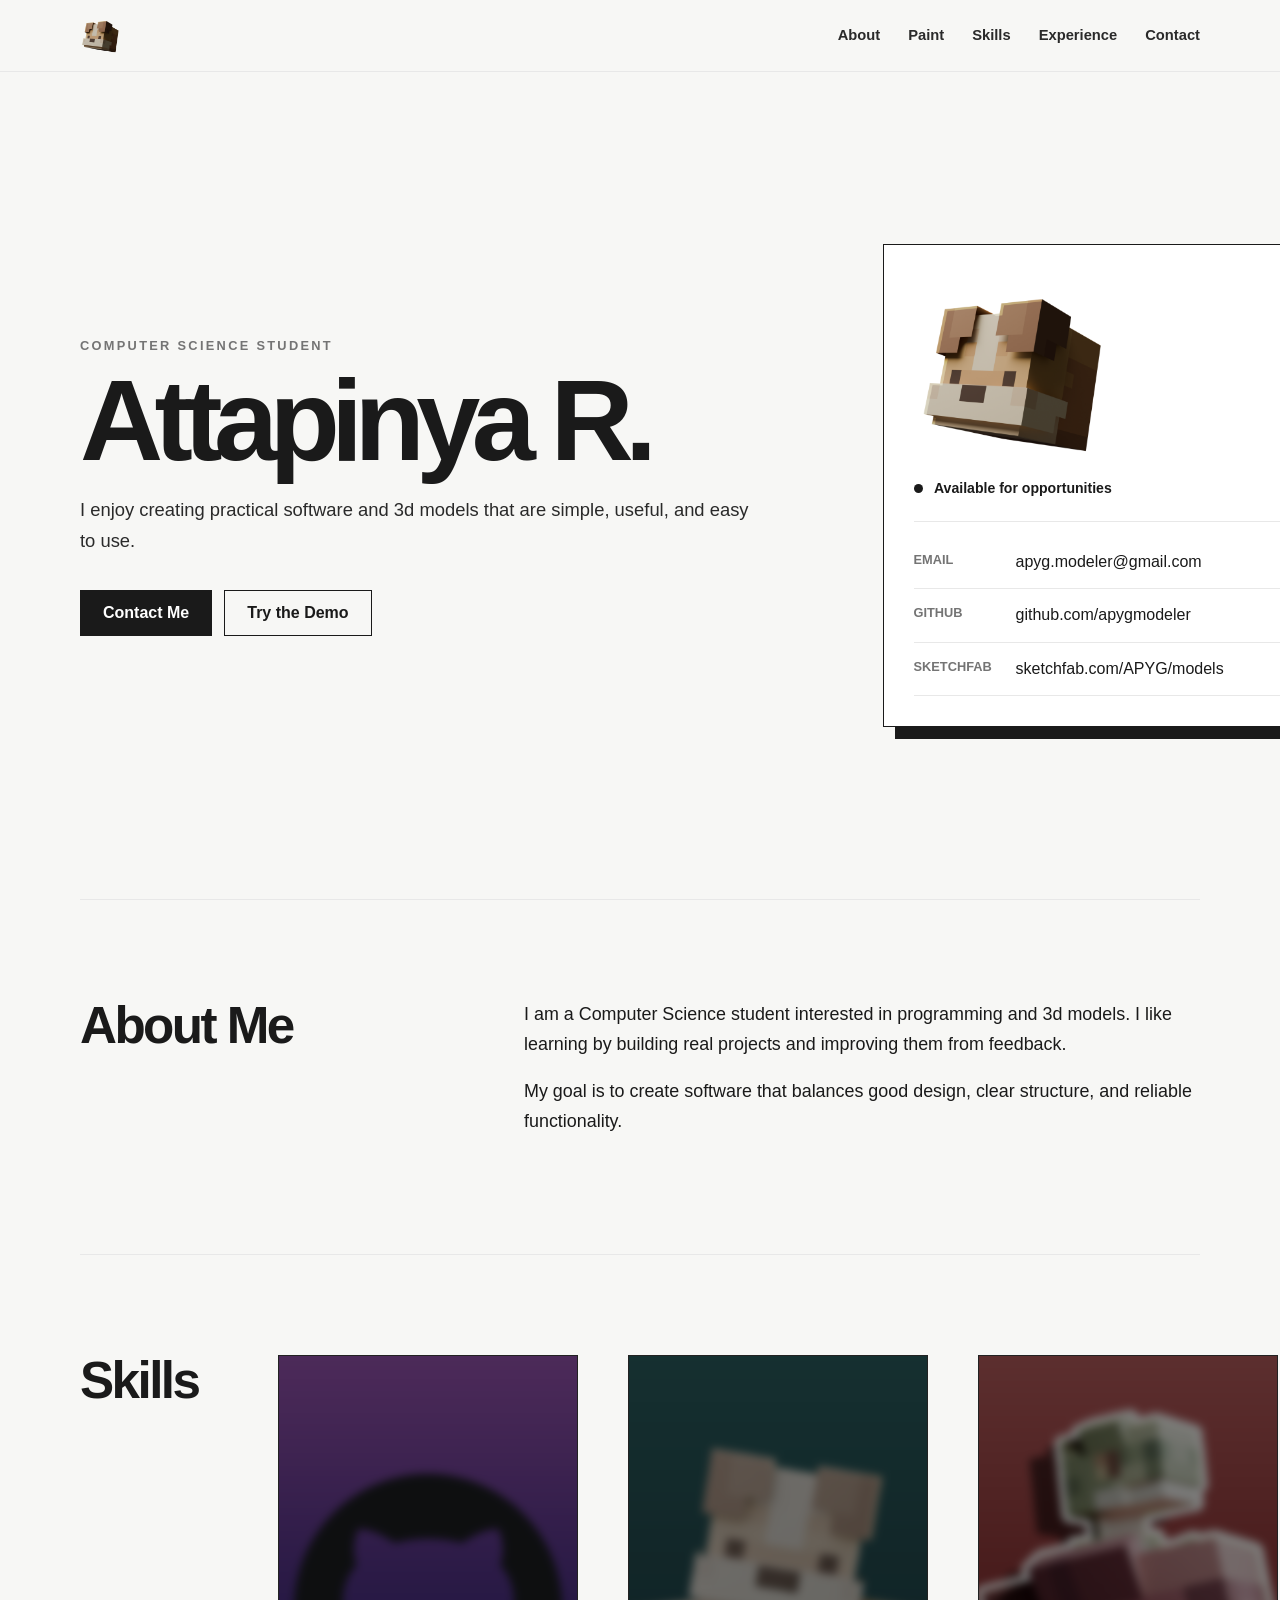
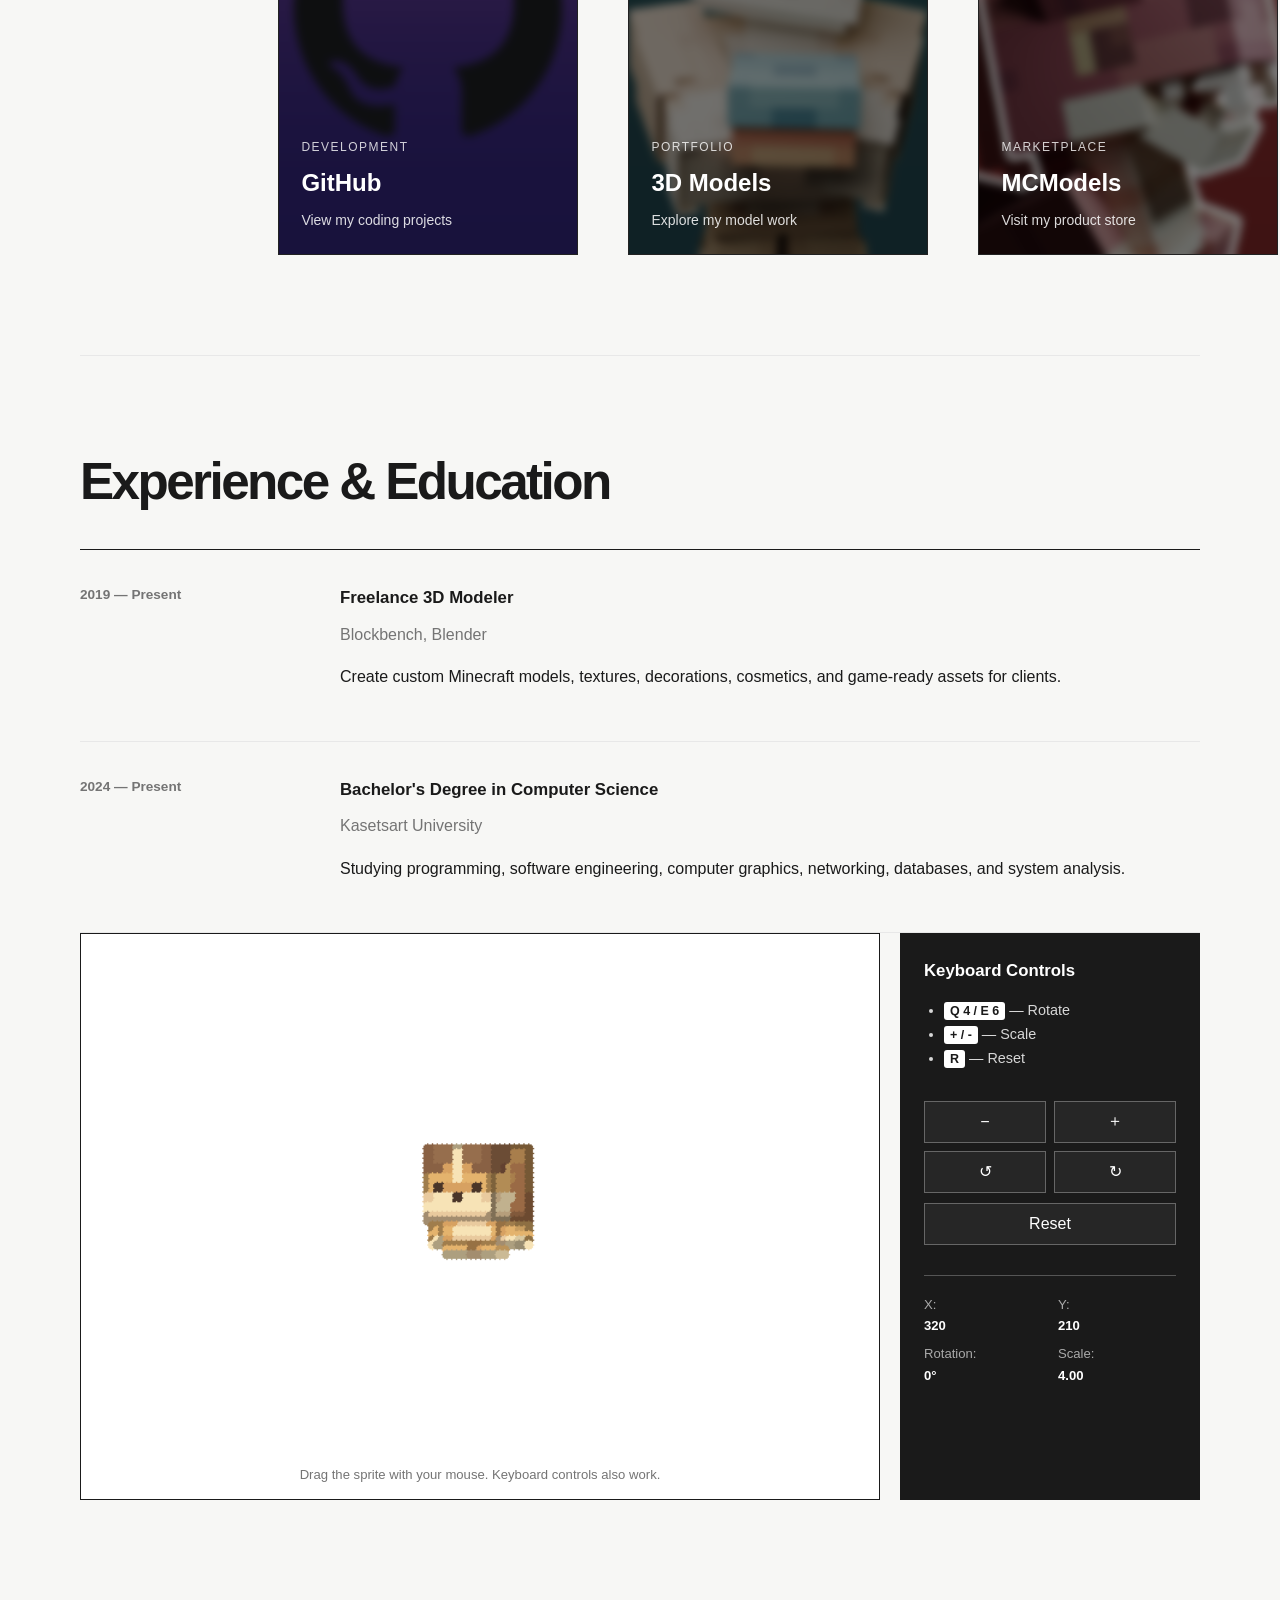
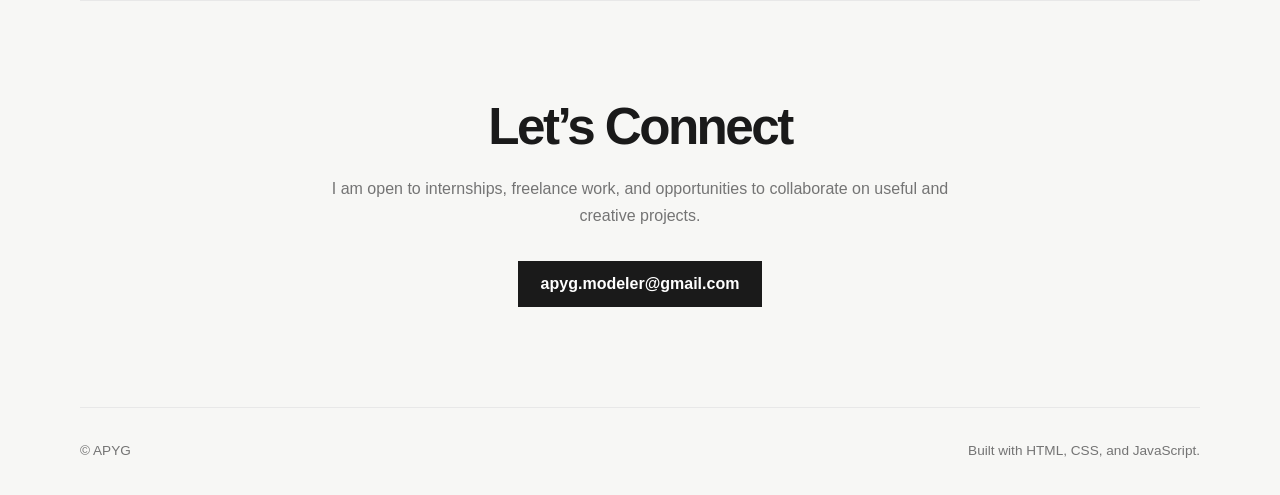
<file: index.html>
<!DOCTYPE html>
<html lang="en">
<head>
  <meta charset="UTF-8" />
  <meta name="viewport" content="width=device-width, initial-scale=1.0" />
  <meta name="description" content="A monotone CV and interactive computer graphics page." />
  <title>Attapinya R. | CV</title>
  <link rel="stylesheet" href="styles.css" />
</head>
<body>
  <header class="site-header">
    <a class="logo" href="#">
      <img src="images/logo.png" alt="Logo">
    </a>

    <nav id="navigation">
      <a href="#about">About</a>
      <a class="nav-link" href="paint.html">Paint</a>
      <a href="#skills">Skills</a>
      <a href="#experience">Experience</a>
      <a href="#contact">Contact</a>
    </nav>
  </header>

  <main>
    <section class="hero section" id="home">
      <div class="hero-copy">
        <p class="eyebrow">COMPUTER SCIENCE STUDENT</p>
        <h1>Attapinya R.</h1>
        <p class="hero-text">
          I enjoy creating practical software and 3d models that are simple, useful, and easy to use.
        </p>
        <div class="hero-actions">
          <a class="button button-dark" href="#contact">Contact Me</a>
          <a class="button button-light" href="#graphics">Try the Demo</a>
        </div>
      </div>

      <aside class="profile-card">
        <div class="avatar">
            <img src="images/logo.png" alt="Profile">
        </div>
        <p class="status"><span></span> Available for opportunities</p>
        <dl>
          <div><dt>Email</dt><dd>apyg.modeler@gmail.com</dd></div>
          <div><dt>GitHub</dt><dd>github.com/apygmodeler</dd></div>
          <div><dt>Sketchfab</dt><dd>sketchfab.com/APYG/models</dd></div>
        </dl>
      </aside>
    </section>

    <section class="section two-column" id="about">
      <div>
        <h2>About Me</h2>
      </div>
      <div class="section-content">
        <p>
          I am a Computer Science student interested in programming and 3d models.
          I like learning by building real projects and improving them from feedback.
        </p>
        <p>
          My goal is to create software that balances good design,
          clear structure, and reliable functionality.
        </p>
      </div>
    </section>

    <section class="section two-column" id="skills">
      <div>
        <h2>Skills</h2>
      </div>
      <div class="skill-grid">

        <a class="skill-card" href="https://github.com/apygmodeler" target="_blank">
          <img src="images/github.png" alt="GitHub">
          <div class="skill-overlay"></div>

          <div class="skill-content">
            <span>Development</span>
            <h3>GitHub</h3>
            <p>View my coding projects</p>
          </div>
        </a>

        <a class="skill-card" href="https://sketchfab.com/APYG/models" target="_blank">
          <img src="images/sketchfab.png" alt="3D Model Portfolio">
          <div class="skill-overlay"></div>

          <div class="skill-content">
            <span>Portfolio</span>
            <h3>3D Models</h3>
            <p>Explore my model work</p>
          </div>
        </a>

        <a class="skill-card" href="https://mcmodels.net/vendors/300/suelaewruay" target="_blank">
          <img src="images/mcmodel.png" alt="MCModels Store">
          <div class="skill-overlay"></div>

          <div class="skill-content">
            <span>Marketplace</span>
            <h3>MCModels</h3>
            <p>Visit my product store</p>
          </div>
        </a>

      </div>
    </section>

    <section class="section" id="experience">
      <div class="section-heading">
        <div>
          <h2>Experience & Education</h2>
        </div>
      </div>
      
      <div class="timeline">

        <article class="timeline-item">
          <span class="timeline-date">2019 — Present</span>
          <div>
            <h3>Freelance 3D Modeler</h3>
            <p class="muted">Blockbench, Blender</p>
            <p>
              Create custom Minecraft models, textures, decorations,
              cosmetics, and game-ready assets for clients.
            </p>
          </div>
        </article>
        
        <article class="timeline-item">
          <span class="timeline-date">2024 — Present</span>
          <div>
            <h3>Bachelor's Degree in Computer Science</h3>
            <p class="muted">Kasetsart University</p>
            <p>
              Studying programming, software engineering, computer graphics,
              networking, databases, and system analysis.
            </p>
          </div>
        </article>
      </div>

      <div class="graphics-layout">
        <div class="canvas-wrap" id="graphics" tabindex="0">
          <canvas id="canvas" width="640" height="420">
            Your browser does not support HTML canvas.
          </canvas>
          <p class="focus-note">Drag the sprite with your mouse. Keyboard controls also work.</p>
        </div>

        <aside class="controls-panel">
          <h3>Keyboard Controls</h3>
          <ul>
            <li><kbd>Q 4 / E 6</kbd> — Rotate</li>
            <li><kbd>+ / -</kbd> — Scale</li>
            <li><kbd>R</kbd> — Reset</li>
          </ul>

          <div class="button-controls">
            <div>
              <button data-action="scale-down">−</button>
              <button data-action="scale-up">＋</button>
              <button data-action="rotate-left">↺</button>
              <button data-action="rotate-right">↻</button>
            </div>
            <button class="reset-button" data-action="reset">Reset</button>
          </div>

          <div class="transform-data">
            <p>X: <strong id="xValue">320</strong></p>
            <p>Y: <strong id="yValue">210</strong></p>
            <p>Rotation: <strong id="rotationValue">0°</strong></p>
            <p>Scale: <strong id="scaleValue">1.00</strong></p>
          </div>
        </aside>
      </div>
    </section>

    <section class="section contact-section" id="contact">
      <h2>Let’s Connect</h2>
      <p>
        I am open to internships, freelance work, and opportunities
        to collaborate on useful and creative projects.
      </p>
      <a class="button button-dark" href="mailto:apyg.modeler@gmail.com">
        apyg.modeler@gmail.com
      </a>
    </section>
  </main>

  <footer>
    <p>© <span id="currentYear"></span> APYG</p>
    <p>Built with HTML, CSS, and JavaScript.</p>
  </footer>

  <script src="script.js"></script>
</body>
</html>
</file>
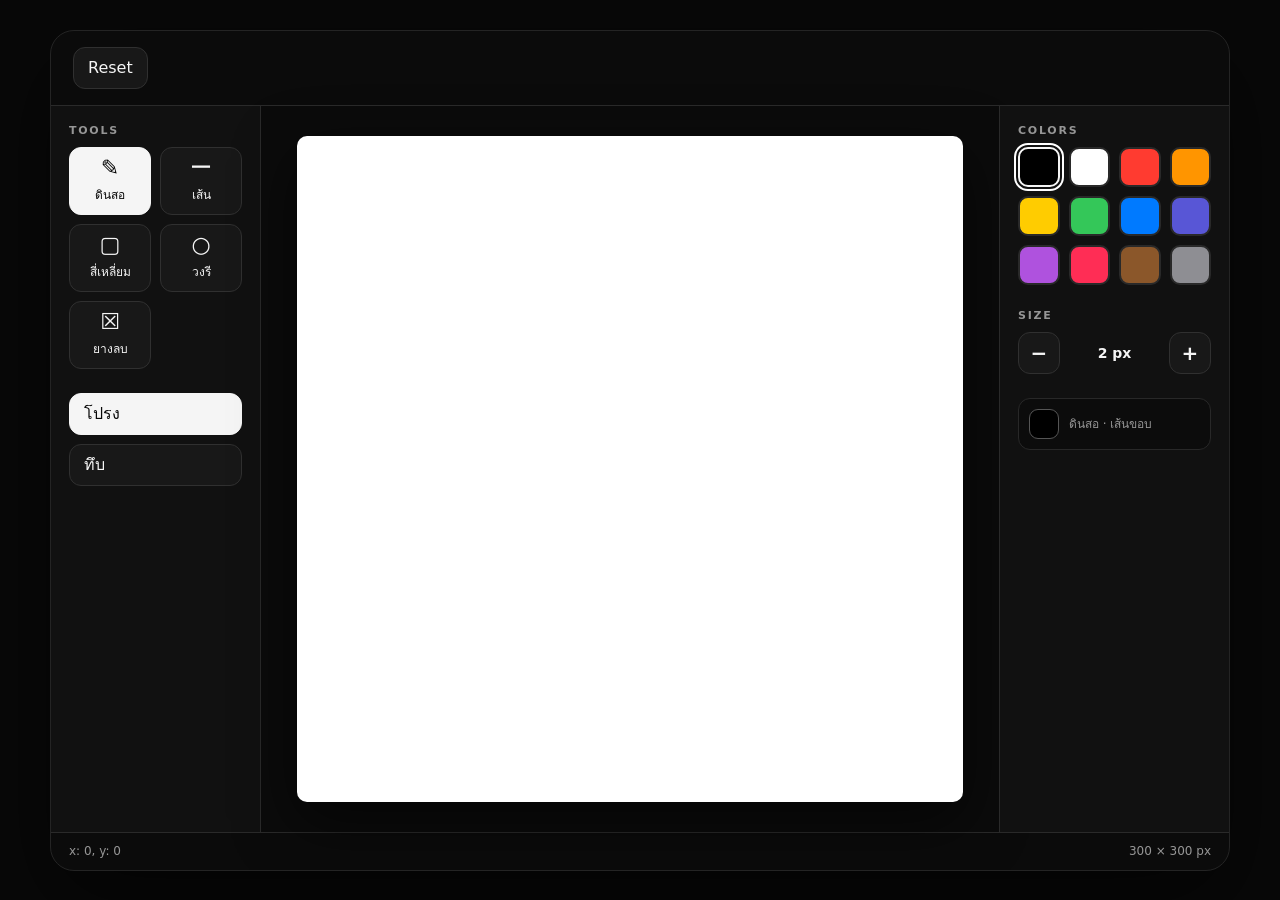
<file: paint.html>
<html>
<head>
  <title>Raster Graphics</title>
  <link rel="stylesheet" href="paint_styles.css">
</head>
<body>
  <main class="app">
    <header class="topbar">
      <div class="top-actions">
        <button id="clearButton">Reset</button>
      </div>
    </header>

    <section class="workspace">
      <aside class="sidebar left">
        <section class="section">
          <h2 class="section-title">Tools</h2>
          <div class="tool-grid">
            <button class="tool active" data-tool="pencil"><span class="icon">✎</span><span>ดินสอ</span></button>
            <button class="tool" data-tool="line"><span class="icon">ー</span><span>เส้น</span></button>
            <button class="tool" data-tool="rectangle"><span class="icon">▢</span><span>สี่เหลี่ยม</span></button>
            <button class="tool" data-tool="ellipse"><span class="icon">○</span><span>วงรี</span></button>
            <button class="tool" data-tool="eraser"><span class="icon">☒</span><span>ยางลบ</span></button>
          </div>
        </section>

        <section class="section">
          <div class="fill-options">
            <button class="active" data-fill="outline">โปรง</button>
            <button data-fill="filled">ทึบ</button>
          </div>
        </section>
        
      </aside>
      <div class="canvas-area">
        <div class="canvas-shell">
          <canvas id="canvas" width="300" height="300"></canvas>
        </div>
      </div>

      <aside class="sidebar right">
        <section class="section">
          <h2 class="section-title">Colors</h2>
          <div class="palette">
            <button class="color active" data-color="0,0,0" title="Black" style="background:#000000"></button>
            <button class="color" data-color="255,255,255" title="White" style="background:#ffffff"></button>
            <button class="color" data-color="255,59,48" title="Red" style="background:#ff3b30"></button>
            <button class="color" data-color="255,149,0" title="Orange" style="background:#ff9500"></button>
            <button class="color" data-color="255,204,0" title="Yellow" style="background:#ffcc00"></button>
            <button class="color" data-color="52,199,89" title="Green" style="background:#34c759"></button>
            <button class="color" data-color="0,122,255" title="Blue" style="background:#007aff"></button>
            <button class="color" data-color="88,86,214" title="Indigo" style="background:#5856d6"></button>
            <button class="color" data-color="175,82,222" title="Purple" style="background:#af52de"></button>
            <button class="color" data-color="255,45,85" title="Pink" style="background:#ff2d55"></button>
            <button class="color" data-color="139,87,42" title="Brown" style="background:#8b572a"></button>
            <button class="color" data-color="142,142,147" title="Gray" style="background:#8e8e93"></button>
          </div>
        </section>

        <section class="section">
          <h2 class="section-title">Size</h2>

          <div class="size-control">
            <button id="decreaseSize">−</button>
            <strong id="sizeValue">2 px</strong>
            <button id="increaseSize">+</button>
          </div>
        </section>

        <section class="section">
          <div class="color-preview">
            <span id="currentColor" style="background:rgb(0,0,0)"></span>
            <span id="currentTool">ดินสอ · เส้นขอบ</span>
          </div>
        </section>
      </aside>
    </section>

    <footer class="statusbar">
      <span id="positionText">x: 0, y: 0</span>
      <span>300 × 300 px</span>
    </footer>
  </main>

<script>
const canvas = document.getElementById('canvas');
const ctx = canvas.getContext('2d');
const imageData = ctx.createImageData(canvas.width, canvas.height);
const pixels = imageData.data;

function putPixel(x, y, r, g, b, a = 255) {
  x = Math.round(x);
  y = Math.round(y);
  if (x < 0 || x >= canvas.width || y < 0 || y >= canvas.height) return;
  const idx = (y * canvas.width + x) * 4;
  pixels[idx] = r;
  pixels[idx + 1] = g;
  pixels[idx + 2] = b;
  pixels[idx + 3] = a;
}

function drawLine(x1, y1, x2, y2, r, g, b, a = 255) {
  const dx = Math.abs(x2 - x1);
  const dy = Math.abs(y2 - y1);

  if(dx > dy) {
    const m = (y2 - y1) / (x2 - x1);
    const c = y1 - m * x1;
    for (let x = Math.min(x1, x2); x <= Math.max(x1, x2); x++) {
      const y = Math.round(m * x + c);
      putPixel(x, y, r, g, b, a);
    }
  } else {
    const m = (x2 - x1) / (y2 - y1);
    const c = x1 - m * y1;
    for (let y = Math.min(y1, y2); y <= Math.max(y1, y2); y++) {
      const x = Math.round(m * y + c);
      putPixel(x, y, r, g, b, a);
    }
  }
}

function drawRect(x1, y1, x2, y2, r, g, b, a = 255) {
  drawLine(x1, y1, x2, y1, r, g, b, a);
  drawLine(x2, y1, x2, y2, r, g, b, a);
  drawLine(x2, y2, x1, y2, r, g, b, a);
  drawLine(x1, y2, x1, y1, r, g, b, a);
}

function drawRectFilled(x1, y1, x2, y2, r, g, b, a = 255) {
  for (let y = y1; y <= y2; y++) {
    for (let x = x1; x <= x2; x++) {
      putPixel(x, y, r, g, b, a);
    }
  }
}

function drawEllipse(cx, cy, rx, ry, r, g, b, a = 255) {
  for (let y = -ry; y <= ry; y++) {
    for (let x = -rx; x <= rx; x++) {
      if ((x * x) / (rx * rx) + (y * y) / (ry * ry) <= 1) {
        putPixel(cx + x, cy + y, r, g, b, a);
      }
    }
  }
}

function toScaledMousePos(posX, posY) {
  const rect = canvas.getBoundingClientRect();
  return {
    x: Math.floor((posX - rect.left) * canvas.width / rect.width),
    y: Math.floor((posY - rect.top) * canvas.height / rect.height)
  };
}

let tool = 'pencil';
let fillMode = 'outline';
let isDragging = false;
let startX = 0, startY = 0, previousX = 0, previousY = 0;
let r = 0, g = 0, b = 0;
let Size = 2;
let savedPixels = [];

drawRectFilled(0, 0, canvas.width - 1, canvas.height - 1, 255, 255, 255);
ctx.putImageData(imageData, 0, 0);

function drawLineStroke(x1, y1, x2, y2, rr, gg, bb, size) {
  for (let ox = -Math.floor(size / 2); ox <= Math.floor(size / 2); ox++) {
    for (let oy = -Math.floor(size / 2); oy <= Math.floor(size / 2); oy++) {
      if (ox * ox + oy * oy <= (size * size) / 4 + 1) drawLine(x1 + ox, y1 + oy, x2 + ox, y2 + oy, rr, gg, bb);
    }
  }
}

function drawEllipseOutline(cx, cy, rx, ry, rr, gg, bb, size) {
  rx = Math.max(1, Math.abs(rx));
  ry = Math.max(1, Math.abs(ry));
  const steps = Math.max(40, Math.ceil(2 * Math.PI * Math.max(rx, ry) * 1.5));
  let lastX = cx + rx, lastY = cy;
  for (let i = 1; i <= steps; i++) {
    const angle = (i / steps) * Math.PI * 2;
    const x = cx + Math.cos(angle) * rx;
    const y = cy + Math.sin(angle) * ry;
    drawLineStroke(lastX, lastY, x, y, rr, gg, bb, size);
    lastX = x; lastY = y;
  }
}

function drawRectangleFixed(x1, y1, x2, y2, rr, gg, bb, size) {
  drawLineStroke(x1, y1, x2, y1, rr, gg, bb, size);
  drawLineStroke(x2, y1, x2, y2, rr, gg, bb, size);
  drawLineStroke(x2, y2, x1, y2, rr, gg, bb, size);
  drawLineStroke(x1, y2, x1, y1, rr, gg, bb, size);
}

function redrawShape(endX, endY, shiftKey) {
  for (let i = 0; i < pixels.length; i++) {
    pixels[i] = savedPixels[i];
  }
  let x2 = endX, y2 = endY;
  const dx = x2 - startX, dy = y2 - startY;

  if (shiftKey && (tool === 'rectangle' || tool === 'ellipse')) {
    const side = Math.max(Math.abs(dx), Math.abs(dy));
    x2 = startX + Math.sign(dx || 1) * side;
    y2 = startY + Math.sign(dy || 1) * side;
  }

  if (tool === 'line') {
    drawLineStroke(startX, startY, x2, y2, r, g, b, Size);
  } else if (tool === 'rectangle') {
    if (fillMode === 'filled') drawRectFilled(startX, startY, x2, y2, r, g, b);
    else drawRectangleFixed(startX, startY, x2, y2, r, g, b, Size);
  } else if (tool === 'ellipse') {
    const cx = Math.round((startX + x2) / 2);
    const cy = Math.round((startY + y2) / 2);
    const rx = Math.abs(x2 - startX) / 2;
    const ry = Math.abs(y2 - startY) / 2;
    if (fillMode === 'filled') drawEllipse(cx, cy, rx, ry, r, g, b);
    else drawEllipseOutline(cx, cy, rx, ry, r, g, b, Size);
  }
  ctx.putImageData(imageData, 0, 0);
}

canvas.addEventListener('mousedown', (event) => {
  const pos = toScaledMousePos(event.clientX, event.clientY);
  isDragging = true;
  startX = previousX = pos.x;
  startY = previousY = pos.y;
  if (tool === 'line' || tool === 'rectangle' || tool === 'ellipse') {
    savedPixels = [];
    for (let i = 0; i < pixels.length; i++) {
      savedPixels[i] = pixels[i];
    }
  }

  if (tool === 'pencil') {
    drawLineStroke(pos.x, pos.y, pos.x, pos.y, r, g, b, Size);
    ctx.putImageData(imageData, 0, 0);
  } else if (tool === 'eraser') {
    drawLineStroke(pos.x, pos.y, pos.x, pos.y, 255, 255, 255, Size);
    ctx.putImageData(imageData, 0, 0);
  }
});

canvas.addEventListener('mousemove', (event) => {
  const pos = toScaledMousePos(event.clientX, event.clientY);
  document.getElementById('positionText').textContent = `x: ${pos.x}, y: ${pos.y}`;
  if (!isDragging) return;

  if (tool === 'pencil') {
    drawLineStroke(previousX, previousY, pos.x, pos.y, r, g, b, Size);
    ctx.putImageData(imageData, 0, 0);
  } else if (tool === 'eraser') {
    drawLineStroke(previousX, previousY, pos.x, pos.y, 255, 255, 255, Size);
    ctx.putImageData(imageData, 0, 0);
  } else {
    redrawShape(pos.x, pos.y, event.shiftKey);
  }
  previousX = pos.x;
  previousY = pos.y;
});

canvas.addEventListener('mouseup', (event) => {
  if (!isDragging) return;
  const pos = toScaledMousePos(event.clientX, event.clientY);
  if (!['pencil', 'eraser'].includes(tool)) redrawShape(pos.x, pos.y, event.shiftKey);
  isDragging = false;
  savedPixels = [];
});

window.addEventListener('click', (event) => {
const toolButtons = document.querySelectorAll('[data-tool]');
const colorButtons = document.querySelectorAll('[data-color]');
const fillButtons = document.querySelectorAll('[data-fill]');
const plusButton = event.target.closest("#increaseSize");
const minusButton = event.target.closest("#decreaseSize");

for (let i = 0; i < toolButtons.length; i++) {

  toolButtons[i].addEventListener('click', function () {
    tool = toolButtons[i].dataset.tool;
    for (let j = 0; j < toolButtons.length; j++) {
      toolButtons[j].classList.remove('active');
    }
    toolButtons[i].classList.add('active');
    updateCurrentTool();
  });
}

for (let i = 0; i < colorButtons.length; i++) {

  colorButtons[i].addEventListener('click', function () {
    const colorText = colorButtons[i].dataset.color;
    const colorValue = colorText.split(',');

    r = colorValue[0];
    g = colorValue[1];
    b = colorValue[2];

    for (let j = 0; j < colorButtons.length; j++) {
      colorButtons[j].classList.remove('active');
    }
    colorButtons[i].classList.add('active');
    document.getElementById('currentColor').style.background =
      'rgb(' + r + ',' + g + ',' + b + ')';
  });
}

for (let i = 0; i < fillButtons.length; i++) {

  fillButtons[i].addEventListener('click', function () {
    fillMode = fillButtons[i].dataset.fill;

    for (let j = 0; j < fillButtons.length; j++) {
      fillButtons[j].classList.remove('active');
    }

    fillButtons[i].classList.add('active');
    updateCurrentTool();
  });
}

if (plusButton) {
  Size++;
  document.getElementById("sizeValue").textContent = Size + " px";
}

if (minusButton) {
  Size--;
  document.getElementById("sizeValue").textContent = Size + " px";
}

function updateCurrentTool() {
  let toolName = '';
  let fillName = '';

  if (tool === 'pencil') {
    toolName = 'ดินสอ';
  }
  else if (tool === 'line') {
    toolName = 'เส้น';
  }
  else if (tool === 'rectangle') {
    toolName = 'สี่เหลี่ยม';
  }
  else if (tool === 'ellipse') {
    toolName = 'วงรี';
  }
  else if (tool === 'eraser') {
    toolName = 'ยางลบ';
  }

  if (fillMode === 'filled') {
    fillName = 'ทึบ';
  }
  else {
    fillName = 'โปร่ง';
  }

  document.getElementById('currentTool').textContent =
    toolName + ' · ' + fillName;
}
});

window.addEventListener('keydown', (event) => {
  if (event.key === '1') document.querySelector('[data-tool="pencil"]').click();
  else if (event.key === '2') document.querySelector('[data-tool="line"]').click();
  else if (event.key === '3') document.querySelector('[data-tool="rectangle"]').click();
  else if (event.key === '4') document.querySelector('[data-tool="ellipse"]').click();
  else if (event.key === '0') document.querySelector('[data-tool="eraser"]').click();
  else if (event.key === '-') {Size--; document.getElementById('sizeValue').textContent = Size + ' px';}
  else if (event.key === '+') {Size++; document.getElementById('sizeValue').textContent = Size + ' px';}
});

document.getElementById('clearButton').addEventListener('click', () => {
  drawRectFilled(0, 0, canvas.width - 1, canvas.height - 1, 255, 255, 255);
  ctx.putImageData(imageData, 0, 0);
});
</script>
</body>
</html>
</file>
<file: styles.css>
:root {
  --black: #1a1a1a;
  --dark-gray: #2a2a2a;
  --gray: #747474;
  --light-gray: #e8e8e8;
  --off-white: #f7f7f5;
  --white: #ffffff;
  --max-width: 1120px;
}

* {
  box-sizing: border-box;
}

html {
  scroll-behavior: smooth;
}

body {
  margin: 0;
  color: var(--black);
  background: var(--off-white);
  font-family: Arial, Helvetica, sans-serif;
  line-height: 1.65;
}

a {
  color: inherit;
}

button,
a {
  -webkit-tap-highlight-color: transparent;
}

.site-header {
  position: sticky;
  top: 0;
  z-index: 20;
  display: flex;
  align-items: center;
  justify-content: space-between;
  min-height: 72px;
  padding: 0 max(24px, calc((100vw - var(--max-width)) / 2));
  border-bottom: 1px solid var(--light-gray);
  background: rgba(247, 247, 245, 0.94);
  backdrop-filter: blur(10px);
}

.logo img{
    width:40px;
    height:40px;
    object-fit:contain;
    display:block;
}

nav {
  display: flex;
  gap: 28px;
}

nav a {
  color: var(--dark-gray);
  font-size: 0.92rem;
  font-weight: 700;
  text-decoration: none;
}

nav a:hover {
  color: var(--gray);
}

.section {
  width: min(var(--max-width), calc(100% - 48px));
  margin: 0 auto;
  padding: 100px 0;
  border-bottom: 1px solid var(--light-gray);
}

h1,
h2,
h3,
p {
  margin-top: 0;
}

h1 {
  margin-bottom: 24px;
  font-size: clamp(3.4rem, 9vw, 7.5rem);
  line-height: 0.88;
  letter-spacing: -0.075em;
}

h2 {
  margin-bottom: 0;
  font-size: clamp(2rem, 4vw, 3.4rem);
  line-height: 1;
  letter-spacing: -0.05em;
}

h3 {
  margin-bottom: 10px;
  font-size: 1.05rem;
}

.eyebrow,
.section-number {
  margin-bottom: 14px;
  color: var(--gray);
  font-size: 0.8rem;
  font-weight: 800;
  letter-spacing: 0.18em;
}

.button {
  display: inline-flex;
  min-height: 46px;
  align-items: center;
  justify-content: center;
  padding: 0 22px;
  border: 1px solid var(--black);
  font-weight: 800;
  text-decoration: none;
  transition: 0.2s ease;
}

.button-dark {
  color: var(--white);
  background: var(--black);
}

.button-dark:hover {
  color: var(--black);
  background: transparent;
}

.button-light:hover {
  color: var(--white);
  background: var(--black);
}

.hero {
  display: grid;
  min-height: calc(100vh - 72px);
  grid-template-columns: minmax(0, 1.5fr) minmax(280px, 0.65fr);
  gap: 70px;
  align-items: center;
}

.hero-text {
  max-width: 680px;
  color: var(--dark-gray);
  font-size: 1.15rem;
}

.hero-actions {
  display: flex;
  flex-wrap: wrap;
  gap: 12px;
  margin-top: 34px;
}

.profile-card {
  width: 450px;
  padding: 30px;
  border: 1px solid var(--black);
  background: var(--white);
  box-shadow: 12px 12px 0 var(--black);
}

.avatar img{
    width:50%;
    height:50%;
    object-fit:cover;
}

.status {
  padding-bottom: 20px;
  border-bottom: 1px solid var(--light-gray);
  font-size: 0.88rem;
  font-weight: 700;
}

.status span {
  display: inline-block;
  width: 9px;
  height: 9px;
  margin-right: 8px;
  border-radius: 50%;
  background: var(--black);
}

.profile-card dl,
.profile-card dd {
  margin: 0;
}

.profile-card dl div {
  display: grid;
  grid-template-columns: 90px 1fr;
  gap: 12px;
  padding: 13px 0;
  border-bottom: 1px solid var(--light-gray);
}

.profile-card dt {
  color: var(--gray);
  font-size: 0.8rem;
  font-weight: 800;
  text-transform: uppercase;
}

.skill-grid{
    display: grid;
    grid-template-columns: repeat(3, 300px);
    justify-content: center;
    gap: 50px;
}

.skill-card {
  height:500px;
  position: relative;
  min-height: 230px;
  overflow: hidden;
  border: 1px solid #222;
  text-decoration: none;
  color: white;
  background: #111;
  transition:
    transform 0.3s ease,
    box-shadow 0.3s ease;
}

.skill-card img {
  position: absolute;
  inset: 0;
  width: 100%;
  height: 100%;
  object-fit: cover;

  filter: blur(4px) grayscale(35%);
  transform: scale(1.08);

  transition:
    filter 0.4s ease,
    transform 0.4s ease;
}

.skill-overlay {
  position: absolute;
  inset: 0;
  background: rgba(0, 0, 0, 0.5);
  transition: background 0.4s ease;
}

.skill-content {
  position: absolute;
  left: 22px;
  right: 22px;
  bottom: 22px;
  z-index: 2;
}

.skill-content span {
  display: block;
  margin-bottom: 6px;
  font-size: 12px;
  letter-spacing: 1.5px;
  text-transform: uppercase;
  opacity: 0.8;
}

.skill-content h3 {
  margin: 0 0 6px;
  font-size: 24px;
}

.skill-content p {
  margin: 0;
  font-size: 14px;
  opacity: 0.85;
}

.skill-card:hover {
  transform: translateY(-8px);
  box-shadow: 0px 10px 0 #111;
}

.skill-card:hover img {
  filter: blur(0) grayscale(0);
  transform: scale(1.02);
}

.skill-card:hover .skill-overlay {
  background: rgba(0, 0, 0, 0.28);
}

.two-column {
  display: grid;
  grid-template-columns: 0.7fr 1.3fr;
  gap: 80px;
}

.section-content {
  max-width: 700px;
  font-size: 1.12rem;
}

.section-heading {
  display: flex;
  align-items: end;
  justify-content: space-between;
  gap: 30px;
  margin-bottom: 42px;
}

.section-heading > p {
  max-width: 420px;
  margin-bottom: 0;
  color: var(--gray);
  text-align: right;
}

.card-grid {
  display: grid;
  grid-template-columns: repeat(2, 1fr);
  gap: 16px;
}

.info-card {
  min-height: 170px;
  padding: 28px;
  border: 1px solid var(--black);
  background: var(--white);
}

.info-card h3 {
  font-size: 1.25rem;
}

.info-card p,
.muted {
  color: var(--gray);
}

.timeline {
  border-top: 1px solid var(--black);
}

.timeline-item {
  display: grid;
  grid-template-columns: 220px 1fr;
  gap: 40px;
  padding: 34px 0;
  border-bottom: 1px solid var(--light-gray);
}

.timeline-date {
  color: var(--gray);
  font-size: 0.85rem;
  font-weight: 800;
}

.graphics-layout {
  display: grid;
  grid-template-columns: minmax(0, 1fr) 300px;
  gap: 20px;
}

.canvas-wrap {
  min-width: 0;
  padding: 14px;
  border: 1px solid var(--black);
  outline: none;
  background: var(--white);
}

.canvas-wrap:focus {
  box-shadow: 0 0 0 4px var(--light-gray);
}

canvas {
  display: block;
  width: 100%;
  height: auto;
  background: #eeeeec;
}

.focus-note {
  margin: 10px 0 0;
  color: var(--gray);
  font-size: 0.82rem;
  text-align: center;
}

.controls-panel {
  padding: 24px;
  color: var(--white);
  background: var(--black);
}

.controls-panel ul {
  padding-left: 20px;
  color: #d7d7d7;
  font-size: 0.9rem;
}

kbd {
  padding: 2px 6px;
  color: var(--black);
  border-radius: 3px;
  background: var(--white);
  font: inherit;
  font-size: 0.78rem;
  font-weight: 800;
}

.button-controls {
  display: grid;
  gap: 10px;
  margin: 30px 0;
}

.button-controls > div {
  display: grid;
  grid-template-columns: repeat(4, 1fr);
  gap: 8px;
}

.button-controls > div:first-of-type {
  grid-template-columns: repeat(2, 1fr);
}

.button-controls button {
  min-height: 42px;
  border: 1px solid #666666;
  color: var(--white);
  background: #262626;
  font-size: 1rem;
  cursor: pointer;
}

.button-controls button:hover {
  color: var(--black);
  background: var(--white);
}

.button-controls > button:first-child {
  width: calc((100% - 16px) / 3);
  margin: auto;
}

.button-controls .reset-button {
  width: 100%;
}

.transform-data {
  display: grid;
  grid-template-columns: repeat(2, 1fr);
  gap: 6px 16px;
  padding-top: 18px;
  border-top: 1px solid #555555;
}

.transform-data p {
  margin-bottom: 0;
  color: #aaaaaa;
  font-size: 0.82rem;
}

.transform-data strong {
  display: block;
  color: var(--white);
}

.contact-section {
  text-align: center;
}

.contact-section p:not(.section-number) {
  max-width: 620px;
  margin: 24px auto 32px;
  color: var(--gray);
}

footer {
  display: flex;
  width: min(var(--max-width), calc(100% - 48px));
  justify-content: space-between;
  margin: 0 auto;
  padding: 32px 0;
  color: var(--gray);
  font-size: 0.85rem;
}

footer p {
  margin-bottom: 0;
}

@media (max-width: 850px) {
  .hero,
  .two-column,
  .graphics-layout {
    grid-template-columns: 1fr;
  }

  .hero {
    padding-top: 70px;
  }

  .section-heading {
    align-items: flex-start;
    flex-direction: column;
  }

  .section-heading > p {
    text-align: left;
  }

  .timeline-item {
    grid-template-columns: 1fr;
    gap: 10px;
  }
}

@media (max-width: 620px) {
  .section {
    width: min(100% - 30px, var(--max-width));
    padding: 72px 0;
  }

  .site-header {
    padding: 0 15px;
  }

  .menu-button {
    display: block;
  }

  nav {
    position: absolute;
    top: 72px;
    right: 15px;
    display: none;
    width: 210px;
    flex-direction: column;
    gap: 0;
    border: 1px solid var(--black);
    background: var(--white);
  }

  nav.open {
    display: flex;
  }

  nav a {
    padding: 14px 18px;
    border-bottom: 1px solid var(--light-gray);
  }

  .card-grid {
    grid-template-columns: 1fr;
  }

  .profile-card {
    box-shadow: 7px 7px 0 var(--black);
  }

  footer {
    width: calc(100% - 30px);
    flex-direction: column;
    gap: 6px;
  }
}

#canvas {
  cursor: grab;
  touch-action: none;
}

#canvas.dragging {
  cursor: grabbing;
}
</file>
<file: paint_styles.css>
* { box-sizing: border-box; }
:root {
  --bg: #080808;
  --panel: #111111;
  --panel-2: #181818;
  --line: #2a2a2a;
  --text: #f5f5f5;
  --muted: #969696;
  --accent: #ffffff;
}
body {
  margin: 0;
  min-height: 100vh;
  font-family: Inter, "Noto Sans Thai", system-ui, sans-serif;
  background: var(--bg);
  color: var(--text);
  display: grid;
  place-items: center;
  padding: 24px;
}
.app {
  width: min(1180px, 100%);
  background: rgba(12,12,12,.95);
  border: 1px solid #242424;
  border-radius: 24px;
  box-shadow: 0 30px 90px rgba(0,0,0,.55);
  overflow: hidden;
}
.topbar {
  min-height: 70px;
  padding: 16px 22px;
  border-bottom: 1px solid var(--line);
  display: flex;
  align-items: center;
  justify-content: space-between;
  gap: 16px;
}
.brand h1 { margin: 0; font-size: 20px; letter-spacing: .04em; }
.brand p { margin: 4px 0 0; color: var(--muted); font-size: 12px; }
.top-actions { display: flex; gap: 9px; }
button {
  color: var(--text);
  background: var(--panel-2);
  border: 1px solid #303030;
  border-radius: 12px;
  min-height: 42px;
  padding: 0 14px;
  font: inherit;
  cursor: pointer;
  transition: .18s ease;
}
button:hover { border-color: #666666; transform: translateY(-1px); }
button.active { color: #080808; background: #f5f5f5; border-color: #f5f5f5; }
.workspace {
  display: grid;
  grid-template-columns: 210px minmax(0, 1fr) 230px;
  min-height: 690px;
}
.sidebar {
  padding: 18px;
  background: var(--panel);
}
.sidebar.left { border-right: 1px solid var(--line); }
.sidebar.right { border-left: 1px solid var(--line); }
.section + .section { margin-top: 24px; }
.section-title {
  margin: 0 0 10px;
  color: var(--muted);
  font-size: 11px;
  font-weight: 700;
  letter-spacing: .16em;
  text-transform: uppercase;
}
.tool-grid { display: grid; grid-template-columns: repeat(2, 1fr); gap: 9px; }
.tool {
  min-height: 68px;
  padding: 9px 5px;
  display: grid;
  place-items: center;
  gap: 5px;
  font-size: 12px;
}
.icon { font-size: 22px; line-height: 1; }
.canvas-area {
  min-width: 0;
  display: grid;
  place-items: center;
  padding: 30px;
  background-size: 28px 28px;
  background-position: 0 0, 0 14px, 14px -14px, -14px 0;
}
.canvas-shell {
  background: white;
  padding: 8px;
  border-radius: 10px;
  box-shadow: 0 20px 60px rgba(0,0,0,.58);
  line-height: 0;
}
canvas {
  width: min(65vw, 650px);
  height: min(65vw, 650px);
  max-width: 650px;
  max-height: 650px;
  min-width: 320px;
  min-height: 320px;
  background: #ffffff;
  image-rendering: pixelated;
  cursor: crosshair;
  touch-action: none;
}
.palette { display: grid; grid-template-columns: repeat(4, 1fr); gap: 9px; }
.color {
  min-height: 40px;
  padding: 0;
  border: 2px solid #292929;
  border-radius: 10px;
}
.color.active { outline: 2px solid white; outline-offset: 2px; transform: none; }
.range-row { display: grid; gap: 8px; }
.range-label { display: flex; justify-content: space-between; font-size: 13px; }
.size-control {
  display: flex;
  align-items: center;
  justify-content: space-between;
  gap: 10px;
}
.size-control button {
  width: 42px;
  height: 42px;
  padding: 0;
  border-radius: 12px;
  font-size: 20px;
  font-weight: bold;
}

#sizeValue {
  min-width: 60px;
  text-align: center;
  font-size: 14px;
  color: var(--text);
}
.fill-options { display: grid; gap: 9px; }
.fill-options button { width: 100%; text-align: left; }
.color-preview {
  display: flex;
  align-items: center;
  gap: 10px;
  padding: 10px;
  background: #0c0c0c;
  border: 1px solid #282828;
  border-radius: 12px;
  font-size: 12px;
  color: var(--muted);
}
#currentColor { width: 30px; height: 30px; border-radius: 9px; border: 1px solid #555; }
.statusbar {
  height: 38px;
  padding: 0 18px;
  display: flex;
  align-items: center;
  justify-content: space-between;
  color: var(--muted);
  border-top: 1px solid var(--line);
  font-size: 12px;
}
</file>
